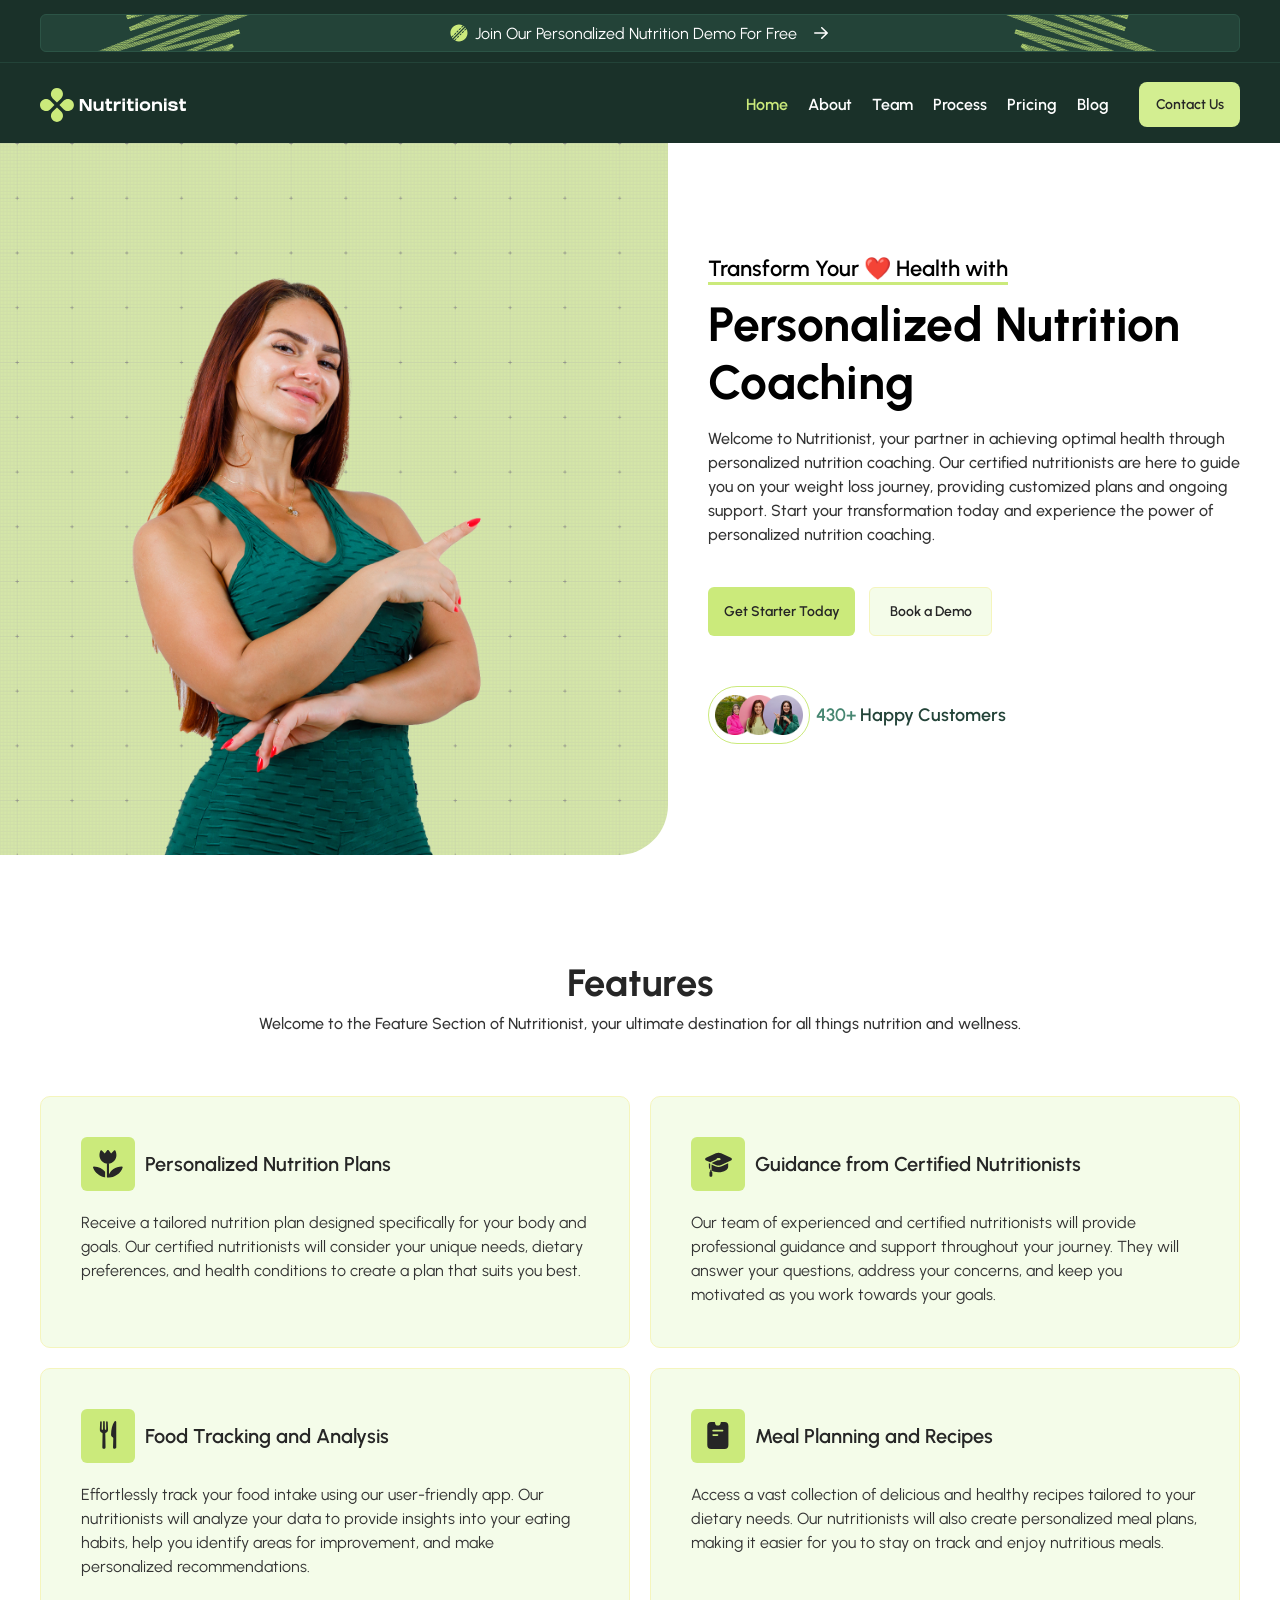
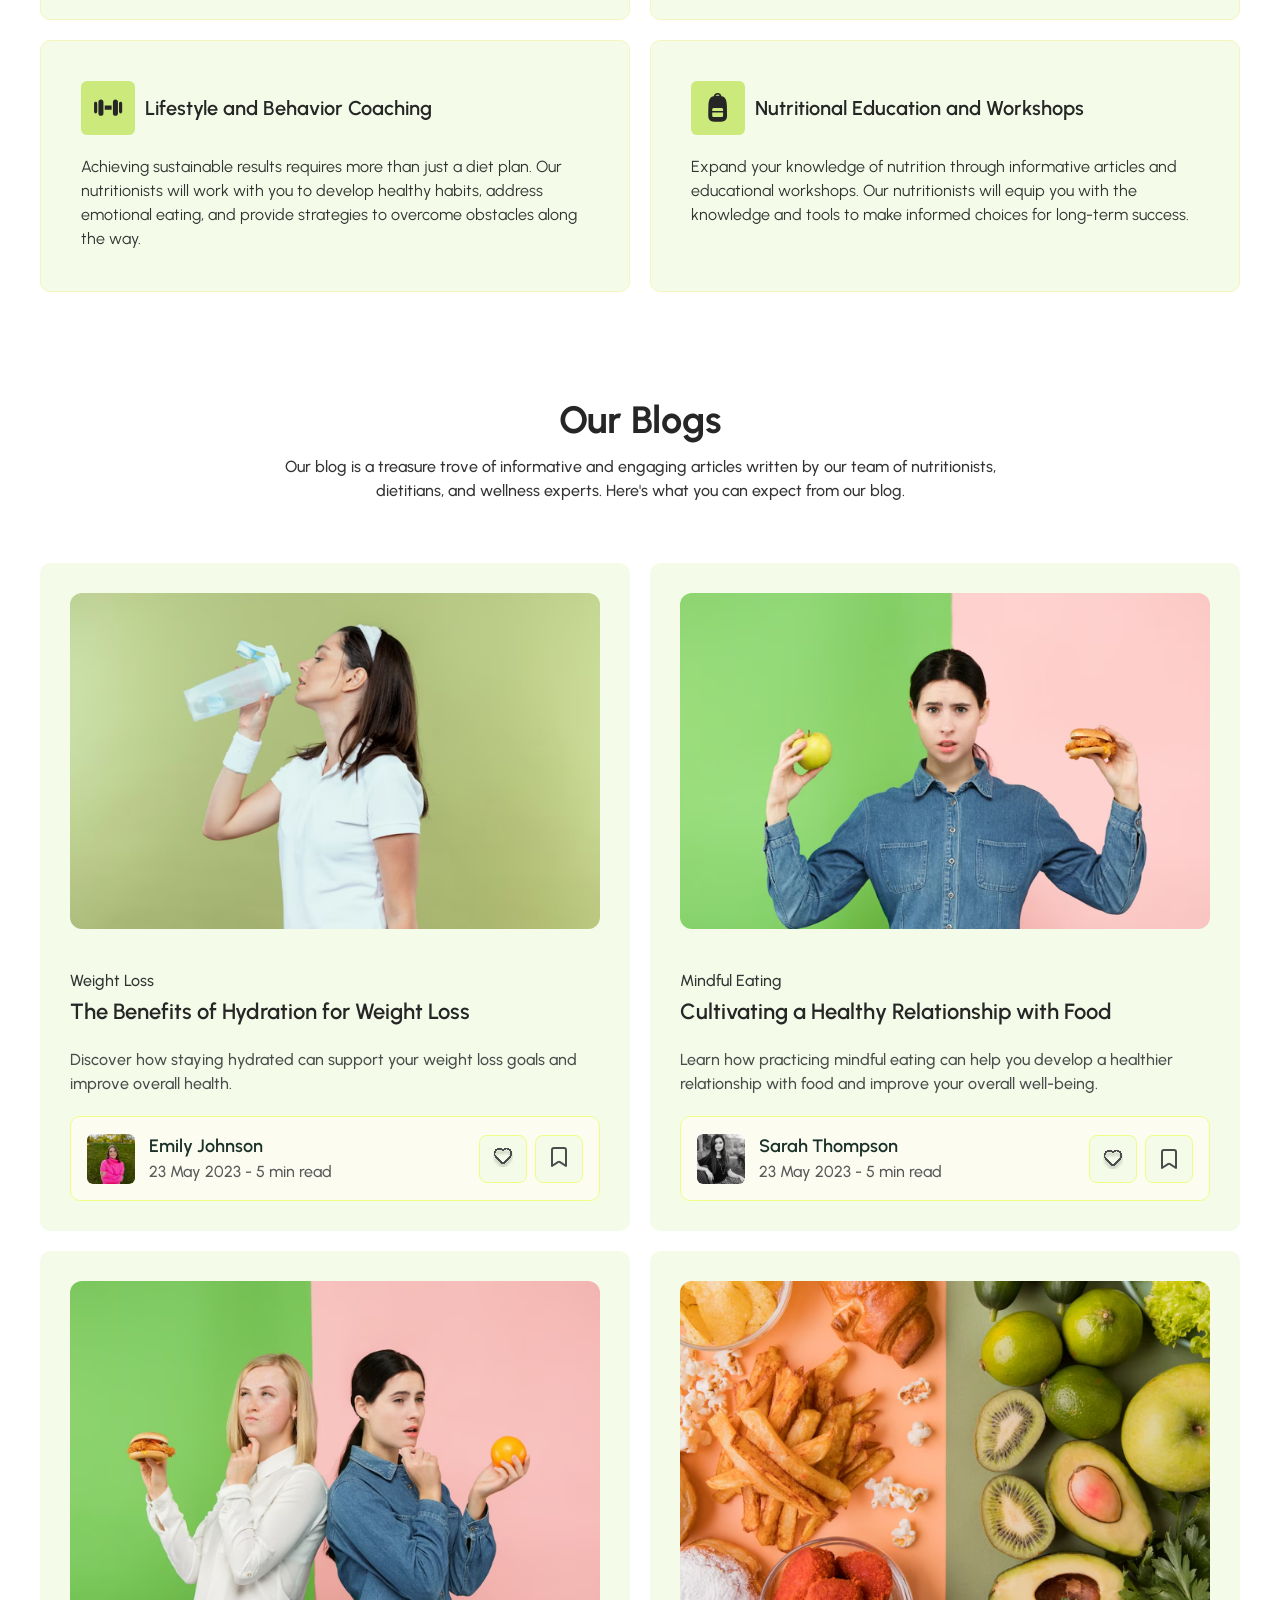
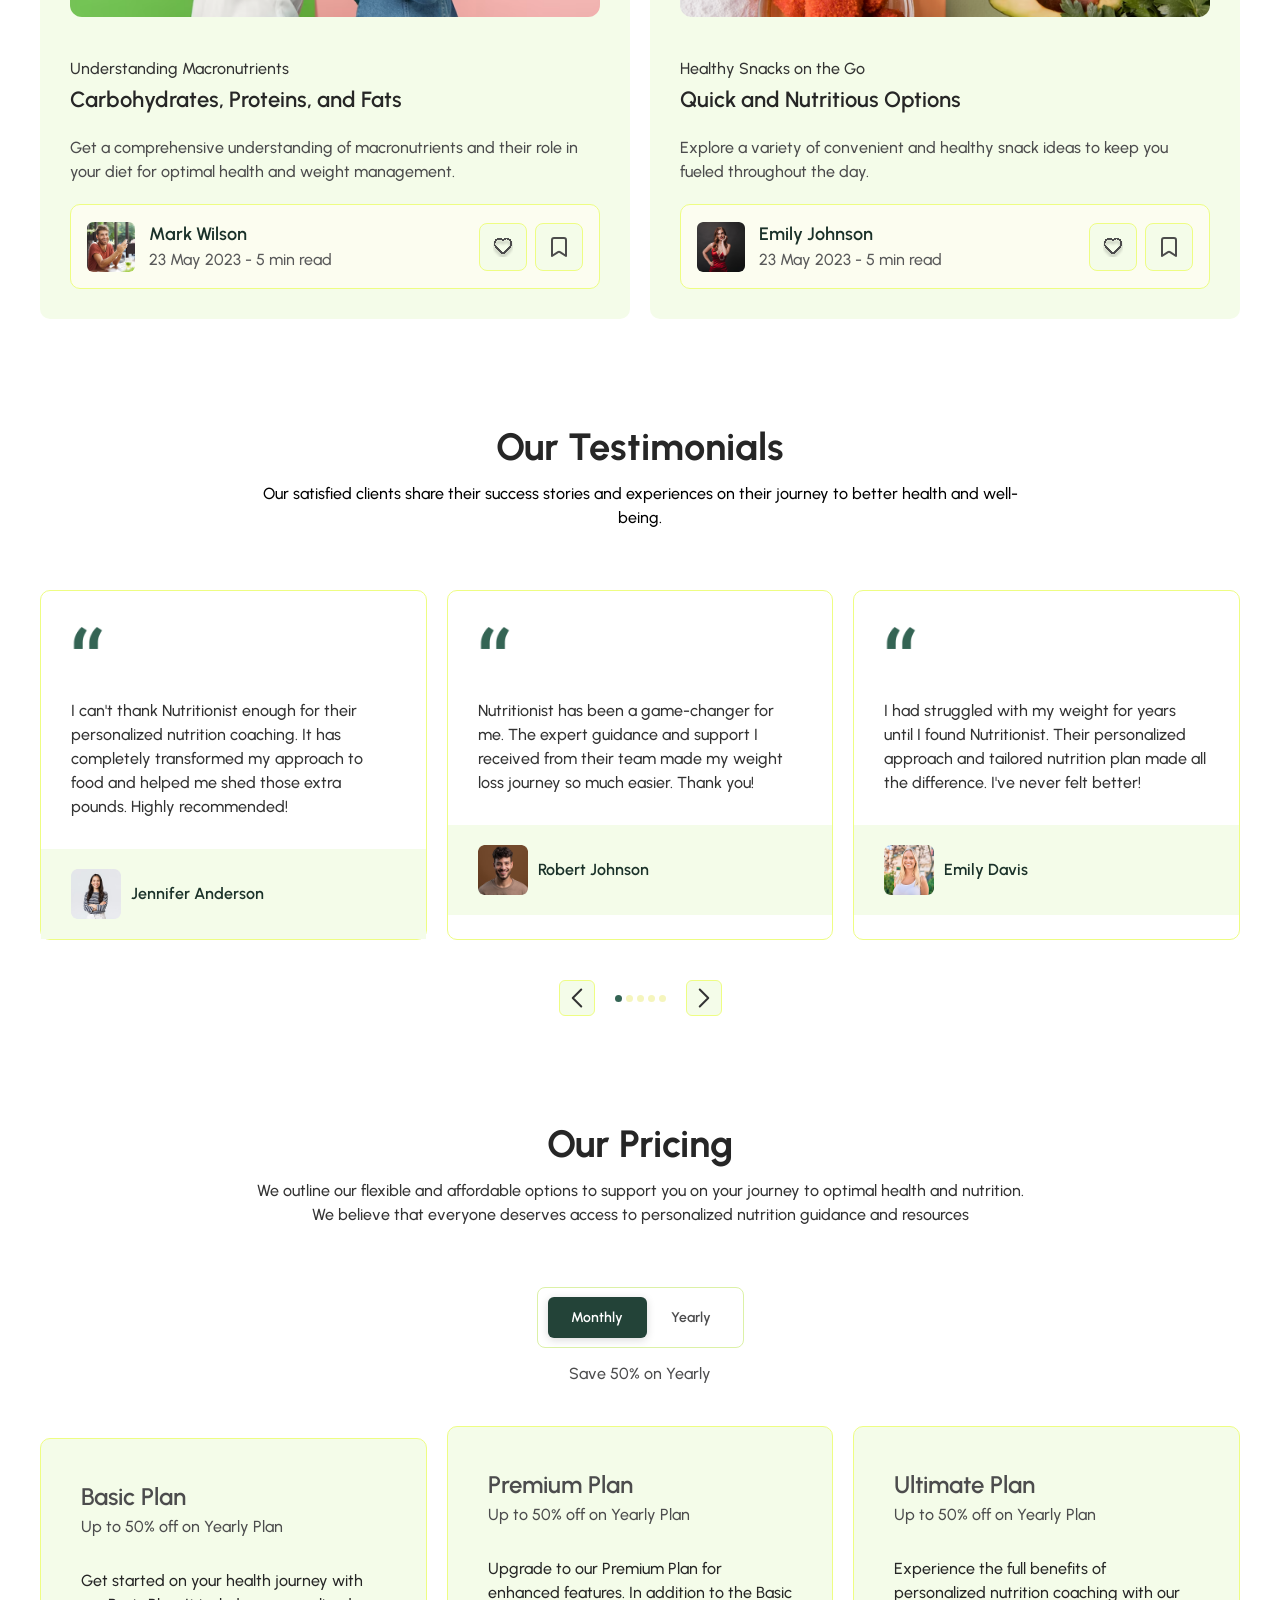
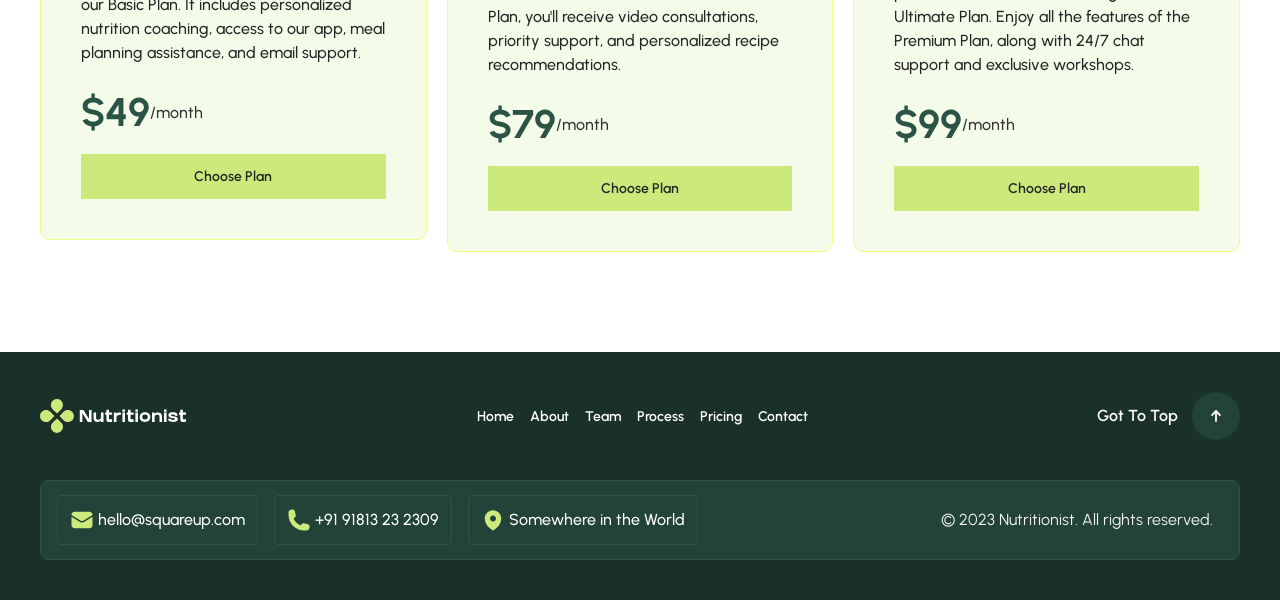
<file: index.html>
<!DOCTYPE html>
<html lang="en">

<head>
    <meta charset="UTF-8">
    <meta name="viewport" content="width=device-width, initial-scale=1.0">
    <title>Home Page</title>

    <link rel="stylesheet" href="./home/assets/css/style.css">
    <link rel="preconnect" href="https://fonts.googleapis.com">
    <link rel="preconnect" href="https://fonts.gstatic.com" crossorigin>
    <link href="https://fonts.googleapis.com/css2?family=Urbanist:ital,wght@0,100..900;1,100..900&display=swap"
        rel="stylesheet">

</head>

<body>
    <header class="header">
        <div class="header__line"></div>
        <div class="header-wrapper">
            <img src="./home/assets/img/mobile-header-1.png" alt="decor" class="mobile-header-1">
            <img src="./home/assets/img/mobile-header-2.png" alt="decor" class="mobile-header-2">
            <div class="container">

                <div class="top-header">
                    <img src="./home/assets/icons/ball.svg" alt="ball" class="ball">
                    <p class="top-header__desc">Join Our Personalized Nutrition Demo For Free</p>
                    <a href="#!" class="top-header__link"><img src="./home/assets/icons/arrow-right.svg"
                            alt="arrow-right" class="arrow-right"></a>
                    <img src="./home/assets/img/header-decor-1.png" alt="decor" class="top-header__decor-1 ">
                    <img src="./home/assets/img/header-decor-2.png" alt="decor" class="top-header__decor-2 ">
                </div>
            </div>
        </div>
        <div class="container">
            <input type="checkbox" name="menu-toggle" id="menu-toggle" hidden>
            <div class="navbar">
                <div class="logo">
                    <a href="#"><img src="./home/assets/img/Logo.svg" alt="nutritionist" class="logo__brand"></a>
                </div>
                <div class="navbar__wrap">
                    <nav class="navbar__wrap-nav">
                        <ul class="navbar__list">
                            <label for="menu-toggle" class="navbar__close-btn">X</label>
                            <li class="navbar__item"><a href="#!" class="navbar__link active">Home</a></li>
                            <li class="navbar__item"><a href="./about/index.html" class="navbar__link">About</a>
                            </li>
                            <li class="navbar__item"><a href="./team/index.html" class="navbar__link">Team</a></li>
                            <li class="navbar__item"><a href="./process/index.html" class="navbar__link">Process</a>
                            </li>
                            <li class="navbar__item"><a href="./pricing/index.html" class="navbar__link">Pricing</a>
                            </li>
                            <li class="navbar__item"><a href="./blogs/index.html" class="navbar__link">Blog</a></li>
                        </ul>
                    </nav>
                    <div class="navbar__wrap-cta"><a href="#!" class="navbar__wrap-btn">Contact Us</a></div>
                </div>
                <label for="menu-toggle" class="header__overlay"></label>
                <label for="menu-toggle" class="header__hamburger">
                    <img src="./home/assets/icons/hamburger-icon.svg" alt="hamburger" class="header__hamburger-icon">
                </label>
            </div>
        </div>

    </header>

    <main>
        <!-- Hero -->
        <section class="hero">
            <div class="container">
                <div class="hero-inner">

                    <img src="./home/assets/img/hero-img.png" alt="girl" class="hero__img">

                    <div class="hero__content">
                        <p class="hero__header">Transform Your ❤️ Health with</p>
                        <h1 class="hero__heading">Personalized Nutrition Coaching</h1>
                        <p class="hero__desc">Welcome to Nutritionist, your partner in achieving optimal health through
                            personalized nutrition coaching. Our certified nutritionists are here to guide you on your
                            weight
                            loss journey, providing customized plans and ongoing support. Start your transformation
                            today
                            and
                            experience the power of personalized nutrition coaching.</p>
                        <div class="hero__btn">
                            <div class="hero__btn-left"><a href="#!" class="btn">Get Starter Today</a></div>
                            <div class="hero__btn-right"><a href="#!" class="btn">Book a Demo</a></div>
                        </div>

                        <div class="hero__footer">
                            <div class="hero__footer-customers">
                                <img src="./home/assets/img/customer-1.png" alt="customer1" class="hero__footer-img">
                                <img src="./home/assets/img/customer-2.png" alt="customer2" class="hero__footer-img">
                                <img src="./home/assets/img/customer-3.png" alt="customer3" class="hero__footer-img">
                            </div>
                            <p class="hero__footer-desc"><span class="hero__footer-highlight">430+ </span>Happy
                                Customers
                            </p>
                        </div>
                    </div>
                </div>
            </div>
        </section>

        <!-- Feature -->
        <section class="feature">
            <div class="container">
                <div class="feature__header">
                    <h2 class="feature__header-title">Features</h2>
                    <p class="feature__header-desc">Welcome to the Feature Section of Nutritionist, your ultimate
                        destination for all things nutrition and wellness.</p>
                </div>


                <div class="feature__cards">
                    <!-- Card 1 -->
                    <div class="feature__card">
                        <div class="feature__card-header">
                            <div class="feature__card-logo">
                                <img src="./home/assets/img/feature-1.svg" alt="flower" class="feature__icon">
                            </div>
                            <h3 class="feature__card-title">Personalized Nutrition Plans</h3>
                        </div>
                        <p class="feature__card-desc">Receive a tailored nutrition plan designed specifically for your
                            body and goals.
                            Our certified nutritionists will consider your unique needs, dietary preferences, and health
                            conditions to create a plan that suits you best.</p>
                    </div>

                    <!-- Card 2 -->
                    <div class="feature__card">
                        <div class="feature__card-header">
                            <div class="feature__card-logo">
                                <img src="./home/assets/img/feature-2.svg" alt="education" class="feature__icon">
                            </div>
                            <h3 class="feature__card-title">Guidance from Certified Nutritionists</h3>
                        </div>
                        <p class="feature__card-desc">Our team of experienced and certified nutritionists will provide
                            professional guidance and support throughout your journey. They will answer your questions,
                            address your concerns, and keep you motivated as you work towards your goals.</p>
                    </div>

                    <!-- Card 3 -->
                    <div class="feature__card">
                        <div class="feature__card-header">
                            <div class="feature__card-logo">
                                <img src="./home/assets/img/feature-3.svg" alt="Food" class="feature__icon">
                            </div>
                            <h3 class="feature__card-title">Food Tracking and Analysis</h3>
                        </div>
                        <p class="feature__card-desc">Effortlessly track your food intake using our user-friendly app.
                            Our nutritionists will analyze your data to provide insights into your eating habits, help
                            you identify areas for improvement, and make personalized recommendations.</p>
                    </div>
                    <!-- Card 4 -->
                    <div class="feature__card">
                        <div class="feature__card-header">
                            <div class="feature__card-logo">
                                <img src="./home/assets/img/feature-4.svg" alt="Meal" class="feature__icon">
                            </div>
                            <h3 class="feature__card-title">Meal Planning and Recipes</h3>
                        </div>
                        <p class="feature__card-desc">Access a vast collection of delicious and healthy recipes tailored
                            to your dietary needs. Our nutritionists will also create personalized meal plans, making it
                            easier for you to stay on track and enjoy nutritious meals.</p>
                    </div>

                    <!-- Card 5 -->
                    <div class="feature__card">
                        <div class="feature__card-header">
                            <div class="feature__card-logo">
                                <img src="./home/assets/img/feature-5.svg" alt="Lifestyle" class="feature__icon">
                            </div>
                            <h3 class="feature__card-title">Lifestyle and Behavior Coaching</h3>
                        </div>
                        <p class="feature__card-desc">Achieving sustainable results requires more than just a diet plan.
                            Our nutritionists will work with you to develop healthy habits, address emotional eating,
                            and provide strategies to overcome obstacles along the way.</p>
                    </div>

                    <!-- Card 6 -->
                    <div class="feature__card">
                        <div class="feature__card-header">
                            <div class="feature__card-logo">
                                <img src="./home/assets/img/feature-6.svg" alt="Education" class="feature__icon">
                            </div>
                            <h3 class="feature__card-title">Nutritional Education and Workshops</h3>
                        </div>
                        <p class="feature__card-desc">Expand your knowledge of nutrition through informative articles
                            and educational workshops. Our nutritionists will equip you with the knowledge and tools to
                            make informed choices for long-term success.</p>
                    </div>
                </div>

            </div>
        </section>

        <!-- Blog -->
        <section class="blog">
            <div class="container">
                <div class="blog__header">
                    <h2 class="blog__header-title">Our Blogs</h2>
                    <p class="blog__header-desc">Our blog is a treasure trove of informative and engaging articles
                        written by our team of nutritionists, dietitians, and wellness experts. Here's what you can
                        expect from our blog.</p>
                </div>

                <div class="blog__cards">
                    <!-- card 1 -->
                    <div class="blog__card">
                        <div class="blog__card-image">
                            <img src="./home/assets/img/blog-img-1.png" alt="The Benefits of Hydration for Weight Loss"
                                class="blog__card-img">
                        </div>
                        <div class="blog__card-content">
                            <p class="blog__card-sub">Weight Loss</p>
                            <h3 class="blog__card-title">The Benefits of Hydration for Weight Loss</h3>
                            <p class="blog__card-desc">Discover how staying hydrated can support your weight loss goals
                                and improve overall health.</p>
                            <div class="blog__footer">
                                <div class="blog__footer-image">
                                    <img src="./home/assets/img/blog-footer-img-1.png" alt="Emily Johnson"
                                        class="blog__footer-img">
                                </div>
                                <div class="blog__footer-body">
                                    <p class="blog__footer-author">Emily Johnson</p>
                                    <p class="blog__footer-info">23 May 2023 - 5 min read</p>
                                </div>

                                <div class="blog__footer-btn">
                                    <div class="blog__footer-cta">
                                        <input type="checkbox" name="like-toggle" id="like-toggle" hidden>
                                        <label for="like-toggle">
                                            <img src="./home/assets/icons/like.svg" alt="Like"
                                                class="blog__footer-icon">
                                        </label>
                                        <label for="like-toggle"><img src="./home/assets/icons/heart-ed.svg" alt="Like"
                                                class="blog__footer-icon--active"></label>
                                    </div>
                                    <div class="blog__footer-cta">
                                        <input type="checkbox" name="save-toggle" id="save-toggle" hidden>
                                        <label for="save-toggle"><img src="./home/assets/icons/save.svg" alt="save"
                                                class="blog__footer-icon">
                                        </label>
                                        <label for="save-toggle"><img src="./home/assets/icons/saved.svg" alt="save"
                                                class="blog__footer-icon--saved">
                                        </label>
                                    </div>
                                </div>
                            </div>
                        </div>
                    </div>

                    <!-- card 2 -->
                    <div class="blog__card">
                        <div class="blog__card-image">
                            <img src="./home/assets/img/blog-img-2.png"
                                alt="Cultivating a Healthy Relationship with Food" class="blog__card-img">
                        </div>
                        <div class="blog__card-content">
                            <p class="blog__card-sub">Mindful Eating</p>
                            <h3 class="blog__card-title">Cultivating a Healthy Relationship with Food</h3>
                            <p class="blog__card-desc">Learn how practicing mindful eating can help you develop a
                                healthier relationship with food and improve your overall well-being.</p>
                            <div class="blog__footer">
                                <div class="blog__footer-image">
                                    <img src="./home/assets/img/blog-footer-img-2.png" alt="Sarah Thompson"
                                        class="blog__footer-img">
                                </div>
                                <div class="blog__footer-body">
                                    <p class="blog__footer-author">Sarah Thompson</p>
                                    <p class="blog__footer-info">23 May 2023 - 5 min read</p>
                                </div>

                                <div class="blog__footer-btn">
                                    <div class="blog__footer-cta">
                                        <img src="./home/assets/icons/like.svg" alt="Like" class="blog__footer-icon">
                                    </div>
                                    <div class="blog__footer-cta">
                                        <img src="./home/assets/icons/save.svg" alt="save" class="blog__footer-icon">
                                    </div>
                                </div>
                            </div>
                        </div>
                    </div>
                    <!-- card 3 -->
                    <div class="blog__card">
                        <div class="blog__card-image">
                            <img src="./home/assets/img/blog-img-3.png" alt="Carbohydrates, Proteins, and Fats"
                                class="blog__card-img">
                        </div>
                        <div class="blog__card-content">
                            <p class="blog__card-sub">Understanding Macronutrients</p>
                            <h3 class="blog__card-title">Carbohydrates, Proteins, and Fats</h3>
                            <p class="blog__card-desc">Get a comprehensive understanding of macronutrients and their
                                role in your diet for optimal health and weight management.</p>
                            <div class="blog__footer">
                                <div class="blog__footer-image">
                                    <img src="./home/assets/img/blog-footer-img-3.png" alt="Mark Wilson"
                                        class="blog__footer-img">
                                </div>
                                <div class="blog__footer-body">
                                    <p class="blog__footer-author">Mark Wilson</p>
                                    <p class="blog__footer-info">23 May 2023 - 5 min read</p>
                                </div>

                                <div class="blog__footer-btn">
                                    <div class="blog__footer-cta">
                                        <img src="./home/assets/icons/like.svg" alt="Like" class="blog__footer-icon">
                                    </div>
                                    <div class="blog__footer-cta">
                                        <img src="./home/assets/icons/save.svg" alt="save" class="blog__footer-icon">
                                    </div>
                                </div>
                            </div>
                        </div>
                    </div>
                    <!-- card 4 -->
                    <div class="blog__card">
                        <div class="blog__card-image">
                            <img src="./home/assets/img/blog-img-4.png" alt="Quick and Nutritious Options"
                                class="blog__card-img">
                        </div>
                        <div class="blog__card-content">
                            <p class="blog__card-sub">Healthy Snacks on the Go</p>
                            <h3 class="blog__card-title">Quick and Nutritious Options</h3>
                            <p class="blog__card-desc">Explore a variety of convenient and healthy snack ideas to keep
                                you fueled throughout the day.</p>
                            <div class="blog__footer">
                                <div class="blog__footer-image">
                                    <img src="./home/assets/img/blog-footer-img-4.png" alt="Emily Johnson"
                                        class="blog__footer-img">
                                </div>
                                <div class="blog__footer-body">
                                    <p class="blog__footer-author">Emily Johnson</p>
                                    <p class="blog__footer-info">23 May 2023 - 5 min read</p>
                                </div>

                                <div class="blog__footer-btn">
                                    <div class="blog__footer-cta">
                                        <img src="./home/assets/icons/like.svg" alt="Like" class="blog__footer-icon">
                                    </div>
                                    <div class="blog__footer-cta">
                                        <img src="./home/assets/icons/save.svg" alt="save" class="blog__footer-icon">
                                    </div>
                                </div>
                            </div>
                        </div>
                    </div>
                </div>
            </div>
        </section>

        <!-- Feedback -->
        <section class="feedback">
            <div class="container">
                <div class="feedback__header">
                    <h2 class="feedback__title">Our Testimonials</h2>
                    <p class="feedback__desc">Our satisfied clients share their success stories and experiences on their
                        journey to better health and well-being.</p>
                </div>

                <div class="feedback__cards">
                    <!-- Card 1 -->
                    <div class="feedback__card">
                        <div class="feature__card-body">
                            <img src="./home/assets/img/feedback-decor.png" alt="decor" class="feedback__decor">
                            <p class="feedback__card-desc">I can't thank Nutritionist enough for their personalized
                                nutrition coaching. It has completely transformed my approach to food and helped me shed
                                those extra pounds. Highly recommended!</p>
                        </div>
                        <div class="feedback__card-footer">
                            <img src="./home/assets/img/feedback-img-1.png" alt="Jennifer Anderson"
                                class="feedback__author-img">
                            <p class="feedback__author-name">Jennifer Anderson</p>
                        </div>
                    </div>
                    <!-- Card 2 -->
                    <div class="feedback__card">
                        <div class="feature__card-body">
                            <img src="./home/assets/img/feedback-decor.png" alt="decor" class="feedback__decor">
                            <p class="feedback__card-desc">Nutritionist has been a game-changer for me. The expert
                                guidance and support I received from their team made my weight loss journey so much
                                easier. Thank you!</p>
                        </div>
                        <div class="feedback__card-footer">
                            <img src="./home/assets/img/feedback-img-2.png" alt="Robert Johnson"
                                class="feedback__author-img">
                            <p class="feedback__author-name">Robert Johnson</p>
                        </div>
                    </div>
                    <!-- Card 3 -->
                    <div class="feedback__card">
                        <div class="feature__card-body">
                            <img src="./home/assets/img/feedback-decor.png" alt="decor" class="feedback__decor">
                            <p class="feedback__card-desc">I had struggled with my weight for years until I found
                                Nutritionist. Their personalized approach and tailored nutrition plan made all the
                                difference. I've never felt better!</p>
                        </div>
                        <div class="feedback__card-footer">
                            <img src="./home/assets/img/feedback-img-3.png" alt="Emily Davis"
                                class="feedback__author-img">
                            <p class="feedback__author-name">Emily Davis</p>
                        </div>
                    </div>
                </div>

                <div class="feedback__control">
                    <div class="feedback__btn">
                        <img src="./home/assets/icons/feedback-arrow-left.svg" alt="previous"
                            class="feedback__previous">
                    </div>
                    <div class="feedback__dots">
                        <div class="feedback__dot feedback__dot--active"></div>
                        <div class="feedback__dot"></div>
                        <div class="feedback__dot"></div>
                        <div class="feedback__dot"></div>
                        <div class="feedback__dot"></div>
                    </div>
                    <div class="feedback__btn">
                        <img src="./home/assets/icons/feedback-arrow-right.svg" alt="next" class="feedback__next">
                    </div>
                </div>
            </div>
        </section>

        <section class="pricing">
            <div class="container">
                <div class="pricing__header">
                    <h2 class="pricing__title">Our Pricing</h2>
                    <p class="pricing__desc">We outline our flexible and affordable options to support you on your
                        journey to optimal health and nutrition. We believe that everyone deserves access to
                        personalized nutrition guidance and resources</p>
                </div>

                <input type="radio" name="billing" value="monthly" class="pricing-toggle__input" id="billing-monthly"
                    checked hidden>
                <input type="radio" name="billing" value="yearly" class="pricing-toggle__input" id="billing-yearly"
                    hidden>
                <div class="pricing__body">
                    <div class="pricing__toggle">
                        <label for="billing-monthly" class="pricing__monthly">Monthly</label>
                        <label for="billing-yearly" class="pricing__Yearly">Yearly</label>
                    </div>
                    <p class="pricing__body-desc">Save 50% on Yearly</p>

                    <div class="pricing__cards">
                        <!-- Card 1 -->
                        <div class="pricing__card">
                            <h3 class="pricing__card-title">Basic Plan</h3>
                            <p class="pricing__card-sub">Up to 50% off on Yearly Plan</p>
                            <p class="pricing__card-desc">Get started on your health journey with our Basic Plan. It
                                includes personalized nutrition coaching, access to our app, meal planning assistance,
                                and email support.</p>
                            <div class="pricing__card-price pricing__card-price--month"><span
                                    class="pricing__card-price--big">$49</span>/month</div>
                            <div class="pricing__card-price pricing__card-price--year"><span
                                    class="pricing__card-price--big">$299</span>/year</div>
                            <a href="#!" class="pricing__card-btn">Choose Plan</a>
                        </div>
                        <!-- Card 2 -->
                        <div class="pricing__card">
                            <h3 class="pricing__card-title">Premium Plan</h3>
                            <p class="pricing__card-sub">Up to 50% off on Yearly Plan</p>
                            <p class="pricing__card-desc">Upgrade to our Premium Plan for enhanced features. In addition
                                to the Basic Plan, you'll receive video consultations, priority support, and
                                personalized recipe recommendations.</p>
                            <div class="pricing__card-price pricing__card-price--month"><span
                                    class="pricing__card-price--big">$79</span>/month</div>
                            <div class="pricing__card-price pricing__card-price--year"><span
                                    class="pricing__card-price--big">$479</span>/year</div>
                            <a href="#!" class="pricing__card-btn">Choose Plan</a>
                        </div>
                        <!-- Card 3 -->
                        <div class="pricing__card">
                            <h3 class="pricing__card-title">Ultimate Plan</h3>
                            <p class="pricing__card-sub">Up to 50% off on Yearly Plan</p>
                            <p class="pricing__card-desc">Experience the full benefits of personalized nutrition
                                coaching with our Ultimate Plan. Enjoy all the features of the Premium Plan, along with
                                24/7 chat support and exclusive workshops.</p>
                            <div class="pricing__card-price pricing__card-price--month"><span
                                    class="pricing__card-price--big">$99</span>/month</div>
                            <div class="pricing__card-price pricing__card-price--year"><span
                                    class="pricing__card-price--big">$599</span>/year</div>
                            <a href="#!" class="pricing__card-btn">Choose Plan</a>
                        </div>
                    </div>
                </div>
            </div>
        </section>
    </main>

    <footer class="footer">
        <div class="container">
            <div class="top-footer">
                <div class="logo">
                    <a href="#"><img src="./home/assets/img/Logo.svg" alt="nutritionist" class="logo__brand"></a>
                </div>
                <div class="footer__nav">
                    <ul class="footer__list">
                        <li class="footer__item"><a href="#!" class="footer__link">Home</a></li>
                        <li class="footer__item"><a href="./about/index.html" class="footer__link">About</a></li>
                        <li class="footer__item"><a href="./team/index.html" class="footer__link">Team</a></li>
                        <li class="footer__item"><a href="./process/index.html" class="footer__link">Process</a></li>
                        <li class="footer__item"><a href="./pricing/index.html" class="footer__link">Pricing</a></li>
                        <li class="footer__item"><a href="./blogs/index.html" class="footer__link">Contact</a></li>
                    </ul>
                </div>
                <div class="footer__action">
                    <p class="footer__action-desc">Got To Top</p>
                    <a href="#">
                        <div class="footer__action-btn">
                            <img src="./home/assets/icons/arrow-small-up.svg" alt="Go to top"
                                class="footer__action-icon">
                        </div>
                    </a>
                </div>
            </div>

            <div class="bottom-footer">
                <div class="footer__contact">
                    <div class="footer__info">
                        <img src="./home/assets/icons/email.svg" alt="email" class="footer__icon">
                        <a href="mailto:hello@squareup.com" class="footer__contact-desc">hello@squareup.com</a>
                    </div>
                    <div class="footer__info">
                        <img src="./home/assets/icons/phone.svg" alt="phone" class="footer__icon">
                        <a href="tel:+9191813232309" class="footer__contact-desc">+91 91813 23 2309</a>
                    </div>
                    <div class="footer__info">
                        <img src="./home/assets/icons/address.svg" alt="address" class="footer__icon">
                        <a href="#!" class="footer__contact-desc">Somewhere in the World</a>
                    </div>
                </div>
                <p class="footer__copyright">© 2023 Nutritionist. All rights reserved.</p>
            </div>
        </div>
    </footer>
</body>

</html>
</file>
<file: home/assets/css/style.css>
* {
    padding: 0;
    margin: 0;
    box-sizing: border-box;
}

:root {
    --color-absolute-white: #ffffff;
    --color-absolute-black: #000000;
    --color-green-70: #cbea7b;
    --color-green-75: #d3ee91;
    --color-green-80: #dcf1a7;
    --color-green-85: #f5f5bd;
    --color-green-90: #eefd83;
    --color-green-95: #f4fce9;
    --color-green-97: #fcfdf0;
    --color-green-99: #fcfdf0;
    --color-dark-green-15: #1a3129;
    --color-dark-green-20: #234338;
    --color-dark-green-25: #2c5446;
    --color-dark-green-30: #346454;
    --color-dark-green-40: #468671;
    --color-dark-green-60: #79b9a4;
    --color-dark-green-80: #bcdcd1;
    --color-dark-green-90: #ddede8;
    --color-grey-10: #191919;
    --color-grey-15: #262626;
    --color-grey-20: #333333;
    --color-grey-30: #4c4c4d;
    --color-grey-35: #59595a;
    --color-grey-40: #656567;
    --color-grey-60: #98989a;
    --color-grey-90: #e6e6e6;
    --color-grey-95: #f2f2f2;
    --color-grey-97: #f7f7f7;
    --color-grey-99: #fcfcfc;
    --font-weight-regular: 400;
    --font-weight-medium: 500;
    --font-weight-semibold: 600;
    --font-weight-bold: 700;
    --font-weight-extrabold: 800;
}

html {
    font-size: 62.5%;
    scroll-behavior: smooth;
}

body {
    font-size: 1.6rem;
    font-family: "Urbanist", sans-serif;
}

ul {
    list-style: none;
}

a {
    text-decoration: none;
    color: white;
}

/* Header */
.header {
    position: sticky;
    top: 0;
    z-index: 999;
    background-color: var(--color-dark-green-15);
    padding-top: 14px;
}

.mobile-header-1,
.mobile-header-2 {
    display: none;
}

.header__line {
    width: 100%;
    height: 1px;
    background-color: var(--color-dark-green-20);
    position: absolute;
    top: 43.11%;
}

.container {
    width: 1596px;
    max-width: calc(100% - 80px);
    margin: 0 auto;
}

.top-header {
    position: relative;
    display: flex;
    justify-content: center;
    align-items: center;
    background-color: var(--color-dark-green-20);
    width: 100%;
    padding: 8px 12px;
    margin-bottom: 14px;
    border: 1px solid var(--color-dark-green-25);
    border-radius: 6px;
    overflow: hidden;
}

.top-header__link {
    display: flex;
    justify-content: center;
    align-items: center;
}

.ball {
    width: 24px;
    height: 24px;
    margin-right: 6px;
}

.top-header__desc {
    font-size: 1.8rem;
    color: white;
    font-weight: medium;
    margin-right: 20px;
}

.arrow-right {
    width: 24px;
    height: 24px;
}

.top-header__decor-1 {
    content: "";
    position: absolute;
    left: 40px;
}
.top-header__decor-2 {
    content: "";
    position: absolute;
    right: 40px;
}

.navbar {
    display: flex;
    justify-content: space-between;
    align-items: center;
    padding: 20px 0;
}

.logo {
    width: 195px;
}

.navbar__wrap {
    display: flex;
    align-items: center;
}

.navbar__list {
    display: flex;
    gap: 32px;
}

.navbar__link {
    font-size: 1.8rem;
    font-weight: 600;
}

.active {
    color: var(--color-green-70);
}

.navbar__link:hover {
    color: var(--color-green-70);
}

.navbar__wrap-cta {
    display: flex;
    justify-content: center;
    align-items: center;
    width: 137px;
    height: 55px;
    background-color: var(--color-green-75);
    border-radius: 8px;
    margin-left: 40px;
    cursor: pointer;
}

.navbar__wrap-cta:hover {
    opacity: 0.9;
}

.navbar__wrap-btn {
    color: var(--color-absolute-black);
    font-weight: var(--font-weight-semibold);
    font-size: 1.8rem;
    line-height: 1.5;
    color: var(--color-grey-15);
}

.header__hamburger {
    display: none;
    z-index: 1000;
    cursor: pointer;
    width: 34px;
    height: 34px;
}

.navbar__close-btn {
    display: none;
    position: absolute;
    top: 1.5rem;
    right: 1.5rem;
    font-size: 2rem;
    color: white;
    cursor: pointer;
    transition: transform 0.3s ease;
}

.header__overlay {
    display: none;
    opacity: 0;
    visibility: hidden;
    transition:
        opacity 0.3s ease,
        visibility 0.3s ease;
}

#menu-toggle:checked ~ .navbar .header__hamburger {
    display: none;
}

.top-header__decor-3,
.top-header__decor-4 {
    display: none;
}
/* Hero */
.hero {
    margin-bottom: 150px;
}

.hero-inner {
    display: flex;
    align-items: center;
    justify-content: center;
}

.hero__img {
    width: 949px;
    height: 832px;
    object-fit: cover;
    border-radius: 0 0 50px;
    margin-left: -162px;
    flex: 1;
}

.hero__content {
    margin-left: 50px;
    width: 47%;
}

.hero__header {
    display: inline-block;
    font-size: 2.8rem;
    font-weight: var(--font-weight-semibold);
    border-bottom: 3px solid var(--color-green-70);
    margin-bottom: 14px;
}

.hero__heading {
    font-size: 5.8rem;
    font-weight: var(--font-weight-bold);
    margin-bottom: 20px;
}

.hero__desc {
    font-size: 1.8rem;
    line-height: 1.5;
    font-weight: var(--font-weight-medium);
    color: var(--color-grey-20);
    margin-bottom: 50px;
}

.hero__btn {
    display: flex;
    margin-bottom: 70px;
}

.hero__btn-left {
    display: flex;
    justify-content: center;
    align-items: center;
    width: 187px;
    height: 59px;
    background-color: var(--color-green-70);
    border-radius: 8px;
    margin-right: 20px;
    font-weight: var(--font-weight-semibold);
    font-size: 1.8rem;
    line-height: 1.5;
    color: var(--color-grey-15);
}

.hero__btn-right {
    display: flex;
    justify-content: center;
    align-items: center;
    width: 187px;
    height: 59px;
    background-color: var(--color-green-95);
    border: 1px solid var(--color-green-85);
    border-radius: 8px;
    font-weight: var(--font-weight-semibold);
    font-size: 1.8rem;
    line-height: 1.5;
    color: var(--color-grey-15);
}

.hero__btn-left:hover,
.hero__btn-right:hover {
    opacity: 0.9;
    cursor: pointer;
}

.btn {
    color: var(--color-grey-15);
    font-weight: var(--font-weight-semibold);
}

.hero__footer {
    display: flex;
    align-items: center;
}

.hero__footer-customers {
    display: flex;
    padding: 8px 10px;
    border: 1px solid var(--color-green-70);
    border-radius: 58px;
    margin-right: 8px;
}

.hero__footer-img {
    width: 50px;
    height: 50px;
    object-fit: cover;
}

.hero__footer-img + .hero__footer-img {
    margin-left: -20px;
}

.hero__footer-desc {
    font-size: 2rem;
    font-weight: var(--font-weight-semibold);
    color: var(--color-dark-green-20);
}

.hero__footer-highlight {
    color: var(--color-dark-green-40);
}

/* Features */
.feature {
    margin-bottom: 177px;
}

.feature__header {
    text-align: center;
    margin-bottom: 80px;
}

.feature__header-title {
    font-size: 4.8rem;
    color: var(--color-grey-15);
    font-weight: var(--font-weight-bold);
    line-height: 1.5;
}

.feature__header-desc {
    font-size: 1.8rem;
    color: var(--color-grey-20);
    font-weight: var(--font-weight-medium);
    line-height: 1.5;
}

.feature__cards {
    display: flex;
    flex-wrap: wrap;
    gap: 30px;
}

.feature__card {
    width: calc((100% - 30px) / 2);
    padding: 40px 50px;
    background-color: var(--color-green-95);
    border-radius: 12px;
    border: 1px solid var(--color-green-85);
}

.feature__card:hover {
    box-shadow: 0 10px 30px rgba(0, 0, 0, 0.1);
}

.feature__card-header {
    display: flex;
    align-items: center;
    margin-bottom: 24px;
}

.feature__card-logo {
    display: flex;
    justify-content: center;
    align-items: center;
    width: 68px;
    height: 68px;
    background-color: var(--color-green-70);
    border-radius: 8px;
    margin-right: 14px;
}

.feature__card-title {
    font-size: 2.4rem;
    color: var(--color-grey-15);
    font-weight: var(--font-weight-semibold);
    line-height: 1.5;
}

.feature__card-desc {
    font-size: 1.8rem;
    line-height: 1.5;
    color: var(--color-grey-20);
}

/* Blog */
.blog {
    margin-bottom: 150px;
}

.blog__header {
    text-align: center;
    width: 996px;
    max-width: 100%;
    margin: 0 auto;
    margin-bottom: 80px;
}

.blog__header-title {
    font-size: 4.8rem;
    font-weight: var(--font-weight-bold);
    line-height: 1.5;
    color: var(--color-grey-15);
    margin-bottom: 10px;
}

.blog__header-desc {
    font-size: 1.8rem;
    font-weight: var(--font-weight-medium);
    line-height: 1.5;
    color: var(--color-grey-20);
}

.blog__cards {
    display: flex;
    justify-content: center;
    gap: 30px;
    flex-wrap: wrap;
}

.blog__card {
    width: calc((100% - 30px) / 2);
    background-color: var(--color-green-95);
    padding: 40px;
    border-radius: 12px;
}

.blog__card:hover {
    box-shadow: 0 10px 30px rgba(0, 0, 0, 0.1);
}

.blog__card-image {
    border-radius: 12px;
    width: 100%;
    height: 428px;
    overflow: hidden;
    margin-bottom: 40px;
}

.blog__card-img {
    width: 100%;
    height: 100%;
    object-fit: cover;
    transition: transform 0.25s ease;
}

.blog__card-img:hover {
    transform: scale(1.1);
}

.blog__card-sub {
    font-size: 1.8rem;
    line-height: 1.5;
    font-weight: var(--font-weight-medium);
    color: var(--color-grey-20);
    margin-bottom: 4px;
}

.blog__card-title {
    font-size: 2.6rem;
    font-weight: var(--font-weight-semibold);
    line-height: 1.5;
    color: var(--color-grey-15);
    margin-bottom: 30px;
}

.blog__card-desc {
    font-size: 1.8rem;
    line-height: 1.5;
    font-weight: var(--font-weight-medium);
    color: var(--color-grey-30);
    margin-bottom: 30px;
}

.blog__footer {
    display: flex;
    align-items: center;
    justify-content: center;
    background-color: var(--color-green-97);
    padding: 20px;
    border-radius: 12px;
    border: 1px solid var(--color-green-90);
}

.blog__footer-image {
    margin-right: 16px;
    overflow: hidden;
    width: 60px;
    height: 60px;
    border-radius: 8px;
}

.blog__footer-img {
    width: 100%;
    height: 100%;
    object-fit: cover;
}

.blog__footer-body {
    width: 441px;
    margin-right: 20px;
}

.blog__footer-author {
    font-size: 2rem;
    font-weight: var(--font-weight-semibold);
    line-height: 1.5;
    color: var(--color-dark-green-15);
}

.blog__footer-info {
    font-size: 1.8rem;
    font-weight: var(--font-weight-medium);
    line-height: 1.5;
    color: var(--color-grey-35);
}

.blog__footer-btn {
    display: flex;
    gap: 10px;
}

.blog__footer-cta {
    width: 60px;
    height: 60px;
    display: flex;
    justify-content: center;
    align-items: center;
    border-radius: 8px;
    background-color: var(--color-green-95);
    border: 1px solid var(--color-green-90);
    cursor: pointer;
}

.blog__footer-icon--active {
    display: none;
}

#like-toggle:checked ~ label .blog__footer-icon {
    display: none;
}

#like-toggle:checked ~ label .blog__footer-icon--active {
    display: inline-block;
    cursor: pointer;
}

.blog__footer-icon--saved {
    display: none;
}

#save-toggle:checked ~ label .blog__footer-icon {
    display: none;
}

#save-toggle:checked ~ label .blog__footer-icon--saved {
    display: inline-block;
    cursor: pointer;
}

/* Feedback */
.feedback {
    margin-bottom: 177px;
}

.feedback__header {
    text-align: center;
    margin-bottom: 80px;
    max-width: 100%;
}

.feedback__title {
    font-weight: var(--font-weight-bold);
    font-size: 4.8rem;
    line-height: 1.5;
    color: var(--color-grey-15);
    margin-bottom: 10px;
}

.feedback__desc {
    font-weight: var(--font-weight-medium);
    font-size: 1.8rem;
    line-height: 1.5;
}

.feedback__cards {
    display: flex;
    gap: 20px;
    margin-bottom: 50px;
}

.feedback__card {
    width: calc((100% - 40px) / 3);
    border: 1px solid var(--color-green-90);
    border-radius: 12px;
}

.feedback__card:hover {
    box-shadow: 0 10px 30px rgba(0, 0, 0, 0.1);
}

.feature__card-body {
    padding: 40px;
}

.feedback__decor {
    width: 40px;
    height: 40px;
    object-fit: cover;
    margin-bottom: 50px;
}

.feedback__card-desc {
    font-weight: var(--font-weight-medium);
    font-size: 1.8rem;
    color: var(--color-grey-20);
    line-height: 1.5;
}

.feedback__card-footer {
    padding: 30px 40px;
    background-color: var(--color-green-95);
    display: flex;
    align-items: center;
}

.feedback__author-img {
    width: 60px;
    height: 60px;
    object-fit: cover;
    margin-right: 12px;
    border-radius: 8px;
}

.feedback__author-name {
    font-weight: var(--font-weight-semibold);
    font-size: 1.8rem;
    line-height: 1.5;
    color: var(--color-dark-green-15);
}

.feedback__control {
    display: flex;
    justify-content: center;
    align-items: center;
    gap: 30px;
}

.feedback__btn {
    display: flex;
    justify-content: center;
    align-items: center;
    background-color: var(--color-green-95);
    border: 1px solid var(--color-green-90);
    border-radius: 8px;
    cursor: pointer;
}

.feedback__btn:hover {
    opacity: 0.9;
}

.feedback__dots {
    display: flex;
    align-items: center;
    justify-content: center;
    gap: 4px;
}

.feedback__dot {
    width: 8px;
    height: 8px;
    border-radius: 50%;
    background-color: var(--color-green-85);
    cursor: pointer;
}

.feedback__dot--active,
.feedback__dot:hover {
    background-color: var(--color-dark-green-30);
}

/* Pricing */
.pricing {
    margin-bottom: 150px;
}

.pricing__header {
    text-align: center;
    width: 996px;
    max-width: 100%;
    margin: 0 auto;
}

.pricing__title {
    font-weight: var(--font-weight-bold);
    font-size: 4.8rem;
    line-height: 1.5;
    color: var(--color-grey-15);
    margin-bottom: 10px;
}

.pricing__desc {
    font-weight: var(--font-weight-medium);
    font-size: 1.8rem;
    line-height: 1.5;
    color: var(--color-grey-20);
}

.pricing__body {
    margin-top: 80px;
}

.pricing__toggle {
    display: flex;
    align-items: center;
    margin: 0 auto;
    padding: 10px;
    width: 233px;
    max-width: 100%;
    height: 67px;
    border: 1px solid var(--color-green-80);
    border-radius: 8px;
    margin-bottom: 14px;
}

.pricing__monthly {
    display: flex;
    justify-content: center;
    align-items: center;
    width: 114px;
    height: 47px;
    border-radius: 6px;
    padding: 10px 24px;
    color: var(--color-absolute-white);
    background-color: var(--color-dark-green-20);
    font-weight: var(--font-weight-semibold);
    font-size: 1.8rem;
    line-height: 1.5;
    cursor: pointer;
    transition:
        background-color 0.25s ease-in-out,
        color 0.25s ease-in-out,
        box-shadow 0.25s ease-in-out;
}

.pricing__Yearly {
    display: flex;
    justify-content: center;
    align-items: center;
    width: 99px;
    height: 47px;
    border-radius: 6px;
    padding: 10px 24px;
    color: var(--color-grey-30);
    background-color: transparent;
    font-weight: var(--font-weight-semibold);
    font-size: 1.8rem;
    line-height: 1.5;
    cursor: pointer;
    transition:
        background-color 0.25s ease-in-out,
        color 0.25s ease-in-out,
        box-shadow 0.25s ease-in-out;
}

input[value="yearly"]:checked ~ .pricing__body .pricing__monthly {
    color: var(--color-grey-30);
    background-color: transparent;
}
input[value="yearly"]:checked ~ .pricing__body .pricing__Yearly {
    color: var(--color-absolute-white);
    background-color: var(--color-dark-green-20);
}

input[value="monthly"]:checked ~ .pricing__body .pricing__monthly,
input[value="yearly"]:checked ~ .pricing__body .pricing__Yearly {
    box-shadow: 0 2px 8px rgba(0, 0, 0, 0.15);
}

.pricing__body-desc {
    text-align: center;
    font-weight: var(--font-weight-medium);
    font-size: 1.8rem;
    line-height: 1.5;
    color: var(--color-grey-30);
    margin-bottom: 50px;
}

.pricing__cards {
    display: flex;
    align-items: center;
    gap: 30px;
}

.pricing__card {
    width: calc((100% - 60px) / 3);
    padding: 50px;
    background-color: var(--color-green-95);
    border: 1px solid var(--color-green-90);
    border-radius: 12px;
}

.pricing__card:hover {
    box-shadow: 0 10px 30px rgba(0, 0, 0, 0.1);
}

.pricing__card-title {
    font-weight: var(--font-weight-semibold);
    font-size: 3rem;
    line-height: 1.5;
    color: var(--color-grey-30);
    margin-bottom: 2px;
}

.pricing__card-sub {
    font-weight: var(--font-weight-medium);
    font-size: 1.8rem;
    line-height: 1.5;
    color: var(--color-grey-30);
    margin-bottom: 40px;
}

.pricing__card-desc {
    font-weight: var(--font-weight-medium);
    font-size: 1.8rem;
    line-height: 1.5;
    color: var(--color-grey-15);
    margin-bottom: 40px;
}

.pricing__card-price {
    display: flex;
    align-items: center;
    font-weight: var(--font-weight-medium);
    font-size: 1.8rem;
    line-height: 1.5;
    color: var(--color-grey-20);
    margin-bottom: 33px;
}

.pricing__card-price--big {
    font-weight: bold;
    font-size: 5rem;
    line-height: 0.875;
    color: var(--color-dark-green-25);
}

.pricing__card-btn {
    display: flex;
    justify-content: center;
    align-items: center;
    width: 100%;
    height: 58px;
    background-color: var(--color-green-70);
    color: var(--color-grey-15);
    font-weight: var(--font-weight-semibold);
    font-size: 1.8rem;
}

.pricing__card-btn:hover {
    opacity: 0.9;
}

#billing-monthly:checked ~ .pricing__body .pricing__card-price--year {
    display: none;
}

#billing-yearly:checked ~ .pricing__body .pricing__card-price--month {
    display: none;
}

/* Footer */
.footer {
    background-color: var(--color-dark-green-15);
    padding: 50px 0;
}

.top-footer {
    display: flex;
    align-items: center;
    justify-content: space-between;
    margin-bottom: 50px;
}

.footer__list {
    display: flex;
    gap: 26px;
}

.footer__link {
    font-weight: var(--font-weight-semibold);
    font-size: 1.8rem;
    line-height: 1.5;
    color: var(--color-absolute-white);
}

.footer__link:hover {
    color: var(--color-green-70);
}

.footer__action {
    display: flex;
    align-items: center;
    gap: 20px;
}

.footer__action-desc {
    font-weight: var(--font-weight-semibold);
    font-size: 1.8rem;
    line-height: 1.5;
    color: var(--color-absolute-white);
}

.footer__action-btn {
    display: flex;
    justify-content: center;
    align-items: center;
    background-color: var(--color-dark-green-20);
    border-radius: 50%;
    width: 62px;
    height: 62px;
}

.bottom-footer {
    display: flex;
    align-items: center;
    justify-content: space-between;
    padding: 16px 30px 20px;
    background-color: var(--color-dark-green-20);
    border: 1px solid var(--color-dark-green-25);
    border-radius: 8px;
}

.footer__contact {
    display: flex;
    align-items: center;
    gap: 20px;
}

.footer__info {
    display: flex;
    align-items: center;
    padding: 14px;
    border: 1px solid var(--color-dark-green-25);
    border-radius: 6px;
    gap: 6px;
}

.footer__contact-desc {
    font-weight: var(--font-weight-medium);
    font-size: 1.8rem;
    line-height: 1.5;
    color: var(--color-absolute-white);
}

.footer__copyright {
    font-weight: var(--font-weight-regular);
    font-size: 1.8rem;
    line-height: 1.5;
    color: var(--color-grey-95);
}

@media screen and (max-width: 1440px) {
    .container {
        max-width: calc(100% - 80px);
    }

    .top-header__desc {
        font-size: 1.6rem;
        margin-right: 14px;
    }

    .arrow-right {
        width: 20px;
        height: 20px;
    }

    .top-header__decor-2 {
        content: "";
        position: absolute;
        right: 65px;
    }

    .navbar {
        display: flex;
        justify-content: space-between;
        align-items: center;
        padding: 16px 0;
    }

    .logo {
        width: 147px;
    }

    .navbar__list {
        gap: 20px;
    }

    .navbar__link {
        font-size: 1.6rem;
        font-weight: 600;
    }

    .navbar__wrap-cta {
        width: 101px;
        height: 45px;
        margin-left: 30px;
    }

    .navbar__wrap-btn {
        font-size: 1.4rem;
    }
    .ball {
        width: 20px;
        height: 20px;
        margin-right: 6px;
    }

    .logo,
    .logo__brand {
        width: 147px;
        height: 34px;
    }

    /* Hero */
    .hero {
        margin-bottom: 100px;
    }

    .hero__img {
        width: 59%;
        height: 712px;
        object-fit: cover;
        border-radius: 0 0 50px;
        margin-left: -80px;
    }

    .hero__content {
        margin-left: 40px;
        width: 100%;
    }

    .hero__header {
        font-size: 2.2rem;
        margin-bottom: 10px;
    }

    .hero__heading {
        font-size: 4.8rem;
        margin-bottom: 16px;
    }

    .hero__desc {
        font-size: 1.6rem;
        margin-bottom: 40px;
    }

    .hero__btn {
        display: flex;
        margin-bottom: 50px;
    }

    .hero__btn-left {
        width: 147px;
        height: 49px;
        border-radius: 6px;
        margin-right: 14px;
        font-size: 1.4rem;
    }

    .hero__btn-right {
        display: flex;
        justify-content: center;
        align-items: center;
        width: 123px;
        height: 49px;
        border-radius: 6px;
        font-size: 1.4rem;
    }
    .hero__footer-customers {
        padding: 8px 6px;
        border-radius: 58px;
        margin-right: 6px;
    }

    .hero__footer-img {
        width: 40px;
        height: 40px;
    }

    .hero__footer-img + .hero__footer-img {
        margin-left: -16px;
    }

    .hero__footer-desc {
        font-size: 1.8rem;
    }

    /* Features */
    .feature {
        margin-bottom: 100px;
    }

    .feature__header {
        margin-bottom: 60px;
    }

    .feature__header-title {
        font-size: 3.8rem;
    }

    .feature__header-desc {
        font-size: 1.6rem;
    }

    .feature__cards {
        gap: 20px;
    }

    .feature__card {
        width: calc((100% - 20px) / 2);
        padding: 40px;
        border-radius: 10px;
    }

    .feature__card-header {
        margin-bottom: 20px;
    }

    .feature__card-logo {
        display: flex;
        justify-content: center;
        align-items: center;
        width: 54px;
        height: 54px;
        border-radius: 6px;
        margin-right: 10px;
    }

    .feature__icon {
        width: 30px;
        height: 30px;
    }

    .feature__card-title {
        font-size: 2rem;
    }

    .feature__card-desc {
        font-size: 1.6rem;
    }

    /* Blog */
    .blog {
        margin-bottom: 100px;
    }

    .blog__header {
        width: 780px;
        margin-bottom: 60px;
    }

    .blog__header-title {
        font-size: 3.8rem;
        margin-bottom: 6px;
    }

    .blog__header-desc {
        font-size: 1.6rem;
    }

    .blog__cards {
        gap: 20px;
    }

    .blog__card {
        width: calc((100% - 20px) / 2);
        padding: 30px;
        border-radius: 10px;
    }

    .blog__card-image {
        border-radius: 12px;
        width: 100%;
        height: 336px;
        margin-bottom: 40px;
    }

    .blog__card-sub {
        font-size: 1.6rem;
        margin-bottom: 2px;
    }

    .blog__card-title {
        font-size: 2.2rem;
        margin-bottom: 20px;
    }

    .blog__card-desc {
        font-size: 1.6rem;
        margin-bottom: 20px;
    }

    .blog__footer {
        padding: 16px;
        border-radius: 10px;
    }

    .blog__footer-image {
        margin-right: 14px;
        overflow: hidden;
        width: 50px;
        height: 50px;
        border-radius: 6px;
    }

    .blog__footer-body {
        width: 65%;
        margin-right: 20px;
    }

    .blog__footer-author {
        font-size: 1.8rem;
    }

    .blog__footer-info {
        font-size: 1.6rem;
    }

    .blog__footer-btn {
        display: flex;
        gap: 8px;
    }

    .blog__footer-cta {
        width: 48px;
        height: 48px;
    }

    .blog__footer-icon {
        width: 20px;
        height: 20px;
        cursor: pointer;
    }

    /* Feedback */
    .feedback {
        margin-bottom: 100px;
    }

    .feedback__header {
        text-align: center;
        width: 780px;
        margin: 0 auto 60px;
    }

    .feedback__title {
        font-size: 3.8rem;
        margin-bottom: 6px;
    }

    .feedback__desc {
        font-size: 1.6rem;
    }

    .feedback__cards {
        gap: 20px;
        margin-bottom: 40px;
    }

    .feedback__card {
        width: calc((100% - 40px) / 3);
        border-radius: 10px;
    }

    .feature__card-body {
        padding: 30px;
    }

    .feedback__decor {
        width: 34px;
        height: 34px;
        margin-bottom: 40px;
    }

    .feedback__card-desc {
        font-size: 1.6rem;
    }

    .feedback__card-footer {
        padding: 20px 30px;
    }

    .feedback__author-img {
        width: 50px;
        height: 50px;
        margin-right: 10px;
        border-radius: 6px;
    }

    .feedback__author-name {
        font-size: 1.6rem;
    }

    .feedback__control {
        gap: 20px;
    }

    .feedback__btn {
        border-radius: 6px;
    }
    .feedback__dot {
        width: 7px;
        height: 7px;
    }

    .pricing {
        margin-bottom: 100px;
    }

    .pricing__header {
        width: 780px;
        max-width: 100%;
    }

    .pricing__title {
        font-size: 3.8rem;
        margin-bottom: 6px;
    }

    .pricing__desc {
        font-size: 1.6rem;
    }

    .pricing__body {
        margin-top: 60px;
    }

    .pricing__toggle {
        width: 207px;
        height: 61px;
        border-radius: 8px;
        margin-bottom: 14px;
    }

    .pricing__monthly {
        width: 99px;
        height: 41px;
        border-radius: 6px;
        font-size: 1.4rem;
    }

    .pricing__Yearly {
        width: 88px;
        height: 41px;
        border-radius: 6px;
        font-size: 1.4rem;
    }

    .pricing__body-desc {
        font-size: 1.6rem;
        margin-bottom: 40px;
    }

    .pricing__cards {
        gap: 20px;
    }

    .pricing__card {
        width: calc((100% - 40px) / 3);
        padding: 40px;
        border-radius: 10px;
    }

    .pricing__card-title {
        font-size: 2.4rem;
        margin-bottom: 0;
    }

    .pricing__card-sub {
        font-size: 1.6rem;
        margin-bottom: 30px;
    }

    .pricing__card-desc {
        font-size: 1.6rem;
        margin-bottom: 30px;
    }

    .pricing__card-price {
        font-size: 1.6rem;
        margin-bottom: 24px;
    }

    .pricing__card-price--big {
        font-size: 4rem;
    }

    .pricing__card-btn {
        height: 45px;
        font-size: 1.4rem;
    }

    /* Footer */
    .footer {
        padding: 40px 0;
    }

    .top-footer {
        margin-bottom: 40px;
    }

    .footer__list {
        gap: 16px;
    }

    .footer__link {
        font-size: 1.4rem;
    }

    .footer__action {
        gap: 14px;
    }

    .footer__action-desc {
        font-size: 1.6rem;
    }

    .footer__action-btn {
        width: 48px;
        height: 48px;
    }

    .footer__action-icon {
        width: 24px;
        height: 24px;
    }

    .bottom-footer {
        padding: 14px 26px 14px 16px;
        border-radius: 8px;
    }

    .footer__contact {
        gap: 16px;
    }

    .footer__info {
        padding: 12px;
        border-radius: 4px;
        gap: 4px;
    }

    .footer__contact-desc {
        font-size: 1.6rem;
    }

    .footer__copyright {
        font-size: 1.6rem;
    }
}

@media screen and (max-width: 767px) {
    .header {
        padding-top: 40px;
    }

    .header__line {
        top: 56%;
    }

    .header-wrapper {
        position: relative;
        overflow: hidden;
    }

    .mobile-header-1 {
        content: "";
        position: absolute;
        display: inline;
        top: 0;
        left: 0;
        border-radius: 12px;
    }

    .mobile-header-2 {
        content: "";
        position: absolute;
        display: inline;
        top: 10px;
        right: 0;
        border-radius: 12px;
    }

    .container {
        max-width: calc(100% - 32px);
    }

    .top-header__decor-1 {
        content: "";
        position: absolute;
        left: -101px;
        top: 6px;
        display: none;
    }
    .top-header__decor-2 {
        content: "";
        position: absolute;
        top: 23px;
        right: 56px;
        display: none;
    }

    .header__hamburger {
        display: block;
    }

    .navbar {
        padding: 20px 0;
    }

    .navbar__wrap {
        position: fixed;
        top: 0;
        right: -500px;
        width: 300px;
        max-width: 100%;
        height: 100%;
        border-radius: 10px 0 0 10px;
        background-color: var(--color-dark-green-15);
        box-shadow: -2px 0 10px rgba(0, 0, 0, 0.3);
        z-index: 1000;
        padding: 4rem;
        transition: right 0.3s ease;
        display: flex;
        flex-direction: column;
        z-index: 1000;
        align-items: center;
    }

    .navbar__wrap-cta {
        width: 100%;
    }

    #menu-toggle:checked ~ .navbar .navbar__wrap {
        right: 0;
    }

    #menu-toggle:checked ~ .navbar .navbar__list {
        flex-direction: column;
        gap: 20px;
        margin: 3rem 0;
    }

    #menu-toggle:checked ~ .navbar .header__overlay {
        display: block;
        position: fixed;
        top: 0;
        left: 0;
        width: 100%;
        height: 100%;
        background-color: rgba(0, 0, 0, 0.6);
        z-index: 998;
        cursor: pointer;
        opacity: 1;
        visibility: visible;
    }

    #menu-toggle:checked ~ .navbar .navbar__close-btn {
        display: block;
        cursor: pointer;
    }

    .logo {
        width: 147px;
    }

    .navbar__wrap-cta {
        margin-left: 0px;
    }

    /* Hero */
    .hero {
        margin-bottom: 50px;
    }

    .hero-inner {
        display: flex;
        /* align-items: center;
        justify-content: center; */
        flex-direction: column;
    }

    .hero__img {
        position: relative;
        width: 100vw;
        height: 374px;
        object-fit: cover;
        border-radius: 0 0 30px 30px;
        margin-left: 0;
    }

    .hero__content {
        margin: 82px 0 0;
        text-align: center;
        position: relative;
    }

    .hero__header {
        font-size: 1.8rem;
        font-weight: var(--font-weight-semibold);
        margin-bottom: 10px;
    }

    .hero__heading {
        font-size: 3.8rem;
        margin-bottom: 16px;
    }

    .hero__desc {
        font-size: 1.4rem;
        margin-bottom: 30px;
    }

    .hero__btn {
        display: flex;
        justify-content: center;
        gap: 14px;
    }

    .hero__btn-left {
        width: 147px;
        height: 49px;
        border-radius: 6px;
        font-size: 1.4rem;
    }

    .hero__btn-right {
        width: 123px;
        height: 49px;
        border-radius: 6px;
        font-size: 1.4rem;
    }

    .hero__footer {
        flex-direction: column;
        position: absolute;
        top: -110px;
        left: 50%;
        transform: translateX(-50%);
        z-index: 10;
    }

    .hero__footer-customers {
        padding: 6px 8px;
        border-radius: 58px;
        margin-bottom: 4px;
        background-color: var(--color-absolute-white);
    }

    .hero__footer-img {
        width: 40px;
        height: 40px;
    }

    .hero__footer-img + .hero__footer-img {
        margin-left: -17px;
    }

    .hero__footer-desc {
        font-size: 1.6rem;
    }

    /* Features */
    .feature {
        margin-bottom: 50px;
    }

    .feature__header {
        text-align: center;
        margin-bottom: 50px;
    }

    .feature__header-title {
        font-size: 2.8rem;
    }

    .feature__header-desc {
        font-size: 1.4rem;
    }

    .feature__cards {
        display: flex;
        flex-wrap: wrap;
        flex-direction: column;
        gap: 20px;
    }

    .feature__card {
        width: 100%;
        padding: 30px;
        border-radius: 10px;
    }

    .feature__card-header {
        margin-bottom: 16px;
    }

    .feature__card-logo {
        width: 48px;
        height: 48px;
        border-radius: 6px;
        margin-right: 10px;
    }

    .feature__card-title {
        font-size: 1.8rem;
    }

    .feature__card-desc {
        font-size: 1.4rem;
    }

    /* Blog */
    .blog {
        margin-bottom: 50px;
    }

    .blog__header {
        width: 100%;
        margin: 0 auto;
        margin-bottom: 50px;
    }

    .blog__header-title {
        font-size: 2.8rem;
        margin-bottom: 4px;
    }

    .blog__header-desc {
        font-size: 1.4rem;
    }

    .blog__cards {
        flex-direction: column;
        gap: 20px;
    }

    .blog__card {
        width: 100%;
        padding: 24px;
        border-radius: 10px;
    }

    .blog__card-image {
        border-radius: 10px;
        width: 100%;
        height: 200px;
        overflow: hidden;
        margin-bottom: 20px;
    }

    .blog__card-sub {
        font-size: 1.4rem;
        margin-bottom: 0px;
    }

    .blog__card-title {
        font-size: 2rem;
        margin-bottom: 18px;
    }

    .blog__card-desc {
        font-size: 1.4rem;
        margin-bottom: 18px;
    }

    .blog__footer {
        padding: 16px 14px 16px 16px;
        border-radius: 10px;
        flex-wrap: wrap;
        align-items: center;
    }

    .blog__footer-image {
        margin-right: 10px;
        overflow: hidden;
        width: 40px;
        height: 40px;
        border-radius: 6px;
    }

    .blog__footer-body {
        width: calc(100% - 50px);
        margin-right: 0;
        /* margin-bottom: 20px; */
    }

    .blog__footer-author {
        font-size: 1.6rem;
    }

    .blog__footer-info {
        font-size: 1.4rem;
    }

    .blog__footer-btn {
        gap: 8px;
        margin-left: auto;
        margin-top: 20px;
    }

    .blog__footer-cta {
        width: 48px;
        height: 48px;
        border-radius: 6px;
    }

    /* Feedback */
    .feedback {
        margin-bottom: 50px;
    }

    .feedback__header {
        text-align: center;
        margin-bottom: 50px;
        width: 100%;
    }

    .feedback__title {
        font-size: 2.8rem;
        margin-bottom: 6px;
    }

    .feedback__desc {
        font-size: 1.4rem;
    }

    .feedback__cards {
        display: flex;
        overflow: hidden;
        gap: 20px;
        margin-bottom: 30px;
    }

    .feedback__card {
        width: 100%;
        flex-shrink: 0;
        border: 1px solid var(--color-green-90);
        border-radius: 10px;
    }

    .feature__card-body {
        padding: 24px;
    }

    .feedback__decor {
        width: 34px;
        height: 34px;
        margin-bottom: 40px;
    }

    .feedback__card-desc {
        font-size: 1.4rem;
    }

    .feedback__card-footer {
        padding: 18px 24px;
    }

    .feedback__author-img {
        width: 40px;
        height: 40px;
        margin-right: 10px;
        border-radius: 6px;
    }

    .feedback__author-name {
        font-size: 1.6rem;
    }

    .feedback__control {
        gap: 20px;
    }

    .feedback__btn {
        border-radius: 6px;
    }

    .feedback__dot {
        width: 7px;
        height: 7px;
    }

    /* Pricing */
    .pricing {
        margin-bottom: 50px;
    }

    .pricing__header {
        width: 100%;
    }

    .pricing__title {
        font-size: 2.8rem;
        margin-bottom: 4px;
    }

    .pricing__desc {
        font-size: 1.4rem;
    }

    .pricing__body {
        margin-top: 50px;
    }

    .pricing__toggle {
        padding: 10px;
        width: 207px;
        height: 61px;
        border-radius: 8px;
        margin-bottom: 10px;
    }

    .pricing__monthly {
        width: 99px;
        height: 41px;
        border-radius: 6px;
        padding: 10px 24px;
        font-size: 1.4rem;
    }

    .pricing__Yearly {
        width: 88px;
        height: 41px;
        border-radius: 6px;
        padding: 10px 24px;
        font-size: 1.4rem;
    }

    .pricing__body-desc {
        font-size: 1.6rem;
        margin-bottom: 30px;
    }

    .pricing__cards {
        flex-direction: column;
        gap: 20px;
    }

    .pricing__card {
        width: 100%;
        padding: 30px;
        border-radius: 10px;
    }

    .pricing__card-title {
        font-size: 2.2rem;
        margin-bottom: 0px;
    }

    .pricing__card-sub {
        font-size: 1.4rem;
        margin-bottom: 24px;
    }

    .pricing__card-desc {
        font-size: 1.4rem;
        margin-bottom: 24px;
    }

    .pricing__card-price {
        font-size: 1.6rem;
        margin-bottom: 24px;
    }

    .pricing__card-price--big {
        font-weight: bold;
        font-size: 4rem;
        line-height: 0.875;
    }

    .pricing__card-btn {
        height: 45px;
        font-size: 1.4rem;
    }

    /* Footer */
    .footer {
        background-color: var(--color-dark-green-15);
        padding: 30px 16px;
    }

    .top-footer {
        position: relative;
        display: flex;
        flex-direction: column;
        align-items: stretch;
        justify-content: flex-start;
        flex-wrap: wrap;
        margin-bottom: 30px;
        gap: 20px;
    }

    .footer__list {
        display: flex;
        flex-wrap: wrap;
        padding-right: 66px;
        gap: 16px;
    }

    .footer__link {
        font-size: 1.4rem;
    }

    .footer__action {
        position: absolute;
        gap: 6px;
        top: -7px;
        right: 0;
    }

    .footer__action-desc {
        font-size: 1.6rem;
    }

    .footer__action-btn {
        border-radius: 50%;
        width: 48px;
        height: 48px;
    }

    .bottom-footer {
        flex-direction: column;
        padding: 20px;
        border-radius: 8px;
        justify-content: center;
    }

    .footer__contact {
        width: 100%;
        flex-direction: column;
        gap: 16px;
    }

    .footer__info {
        width: 100%;
        justify-content: center;
        padding: 12px;
        border-radius: 4px;
        gap: 2px;
    }

    .footer__contact-desc {
        font-size: 1.6rem;
    }

    .footer__copyright {
        font-size: 1.4rem;
        margin-top: 20px;
    }
}
</file>
